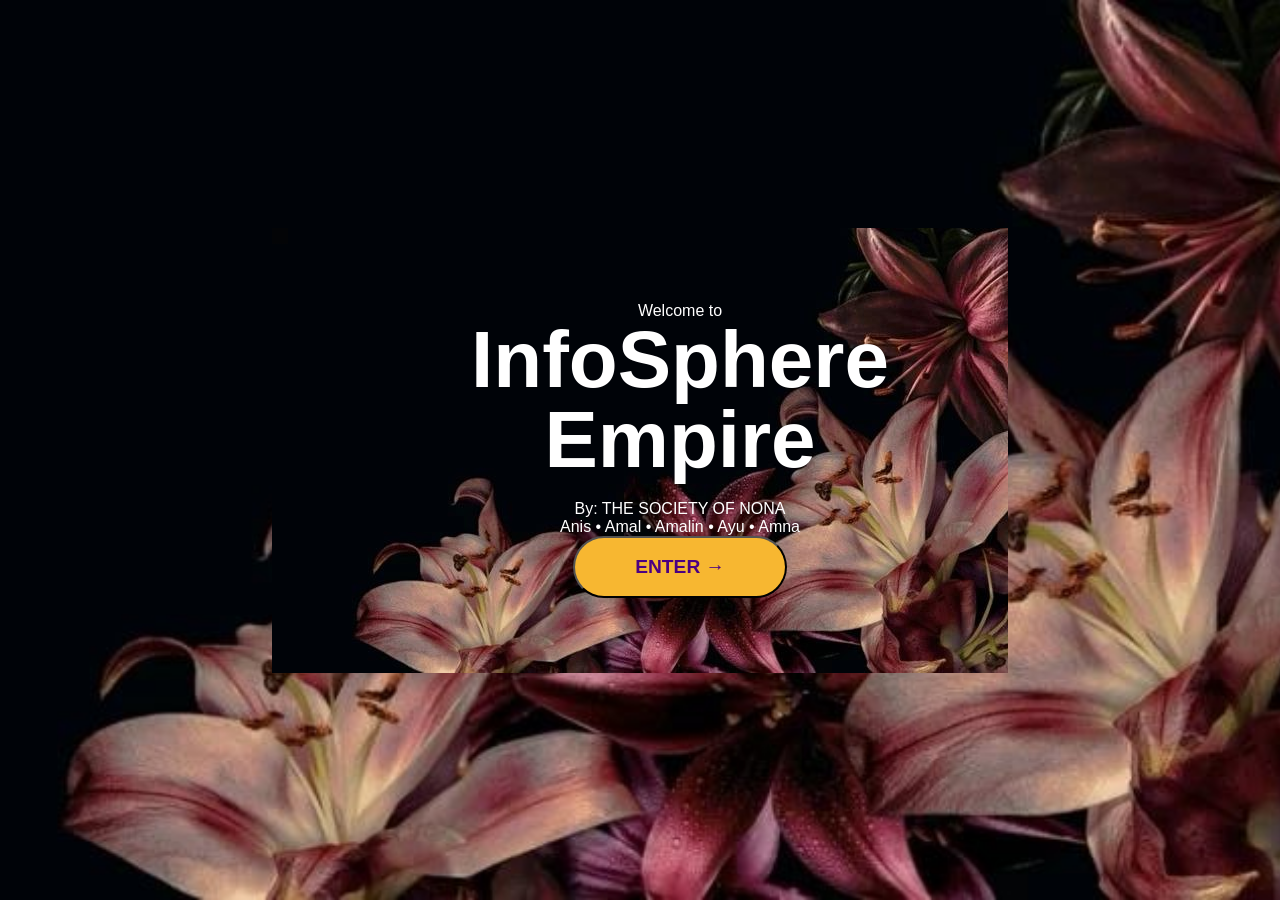
<file: index.html>
<!DOCTYPE html>
<html lang="en">
<head>
  <meta charset="UTF-8">
  <meta name="viewport" content="width=device-width, initial-scale=1.0">
  <title>INFOSPHERE EMPIRE</title>
  <link rel="stylesheet" href="index-style.css">
</head>
<body>

  <div class="hero-container">
    <div class="background-overlay"></div>
    
    <div class="content">
      <p class="welcome-text">Welcome to</p>
      <h1 class="main-title">InfoSphere Empire</h1>
      <p class="author-text">By: THE SOCIETY OF NONA</p>
      <p class="names">Anis • Amal • Amalin • Ayu • Amna</p>
     
      <a href="dashboard.html">
        <button class="enter-btn">ENTER &rarr;</button>
      </a>
    </div>    
  </div>

  <script src="script.js"></script>
</body>
</html>
</file>
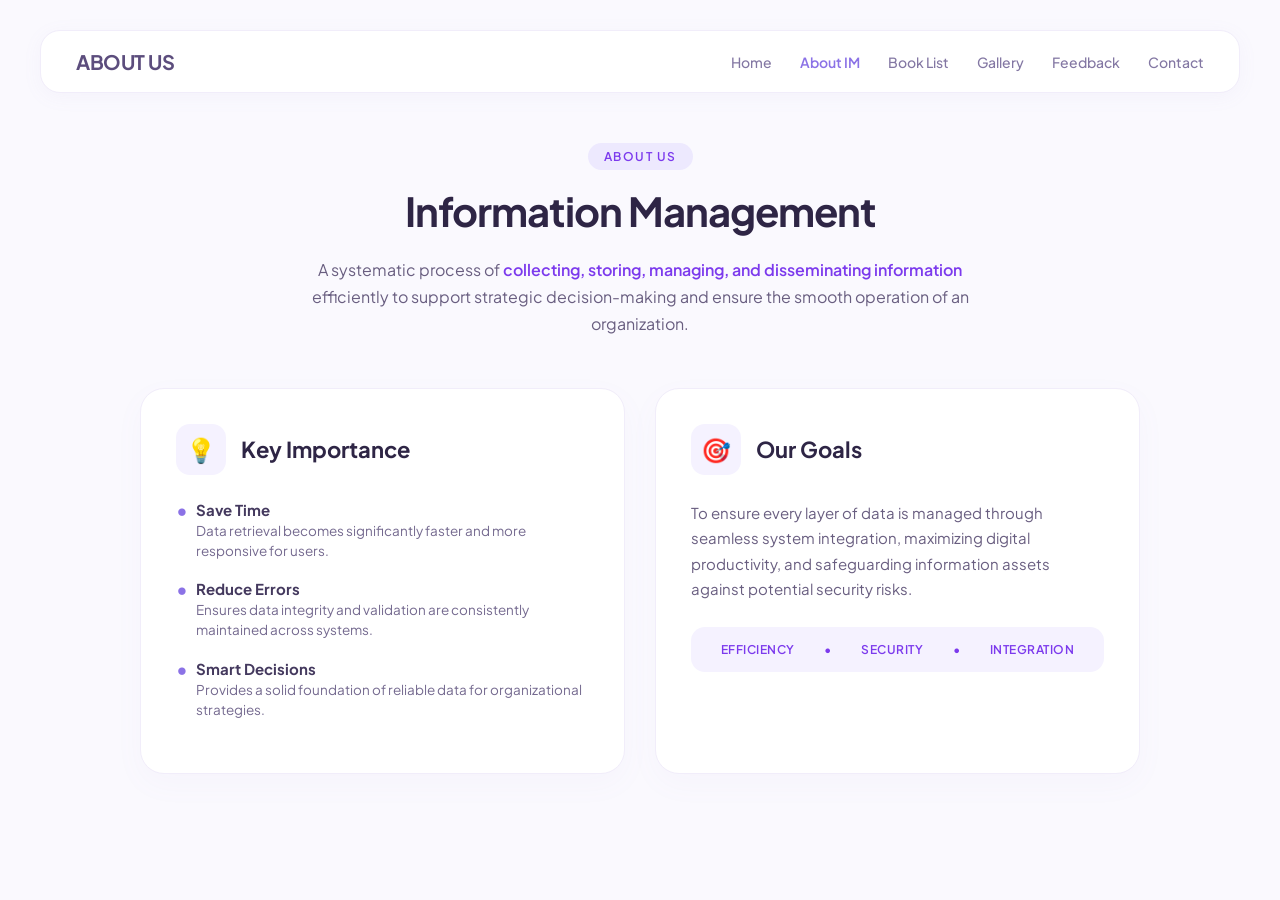
<file: about.html>
<!DOCTYPE html>
<html lang="en">
<head>
    <meta charset="UTF-8">
    <meta name="viewport" content="width=device-width, initial-scale=1.0">
    <title>About Us - Information Management</title>
    <link rel="stylesheet" href="about.css">
    <link href="https://fonts.googleapis.com/css2?family=Plus+Jakarta+Sans:wght@400;500;600;700&display=swap" rel="stylesheet">
</head>
<body>

    <nav class="navbar">
        <div class="nav-logo">ABOUT US</div>
        <div class="nav-links">
            <a href="dashboard.html">Home</a>
            <a href="about.html" class="active">About IM</a>
            <a href="booklist.html">Book List</a>
            <a href="gallery.html">Gallery</a>
            <a href="feedback.html">Feedback</a>
            <a href="contact.html">Contact</a>
        </div>
    </nav>
    <main class="about-container">
        
        <header class="about-header">
            <span class="badge">About Us</span>
            <h1>Information Management</h1>
            <p class="definition">
                A systematic process of <strong>collecting, storing, managing, and disseminating information</strong> efficiently to support strategic decision-making and ensure the smooth operation of an organization.
            </p>
        </header>

        <section class="content-grid">
            
            <div class="card card-importance">
                <div class="card-header-row">
                    <span class="icon">💡</span>
                    <h2>Key Importance</h2>
                </div>
                <ul class="importance-list">
                    <li>
                        <strong>Save Time</strong>
                        <p>Data retrieval becomes significantly faster and more responsive for users.</p>
                    </li>
                    <li>
                        <strong>Reduce Errors</strong>
                        <p>Ensures data integrity and validation are consistently maintained across systems.</p>
                    </li>
                    <li>
                        <strong>Smart Decisions</strong>
                        <p>Provides a solid foundation of reliable data for organizational strategies.</p>
                    </li>
                </ul>
            </div>

            <div class="card card-goals">
                <div class="card-header-row">
                    <span class="icon">🎯</span>
                    <h2>Our Goals</h2>
                </div>
                <p class="goals-text">
                    To ensure every layer of data is managed through seamless system integration, maximizing digital productivity, and safeguarding information assets against potential security risks.
                </p>
                <div class="goals-visual-box">
                    <span>Efficiency</span>
                    <span>•</span>
                    <span>Security</span>
                    <span>•</span>
                    <span>Integration</span>
                </div>
            </div>

        </section>

    </main>

</body>
</html>
</file>
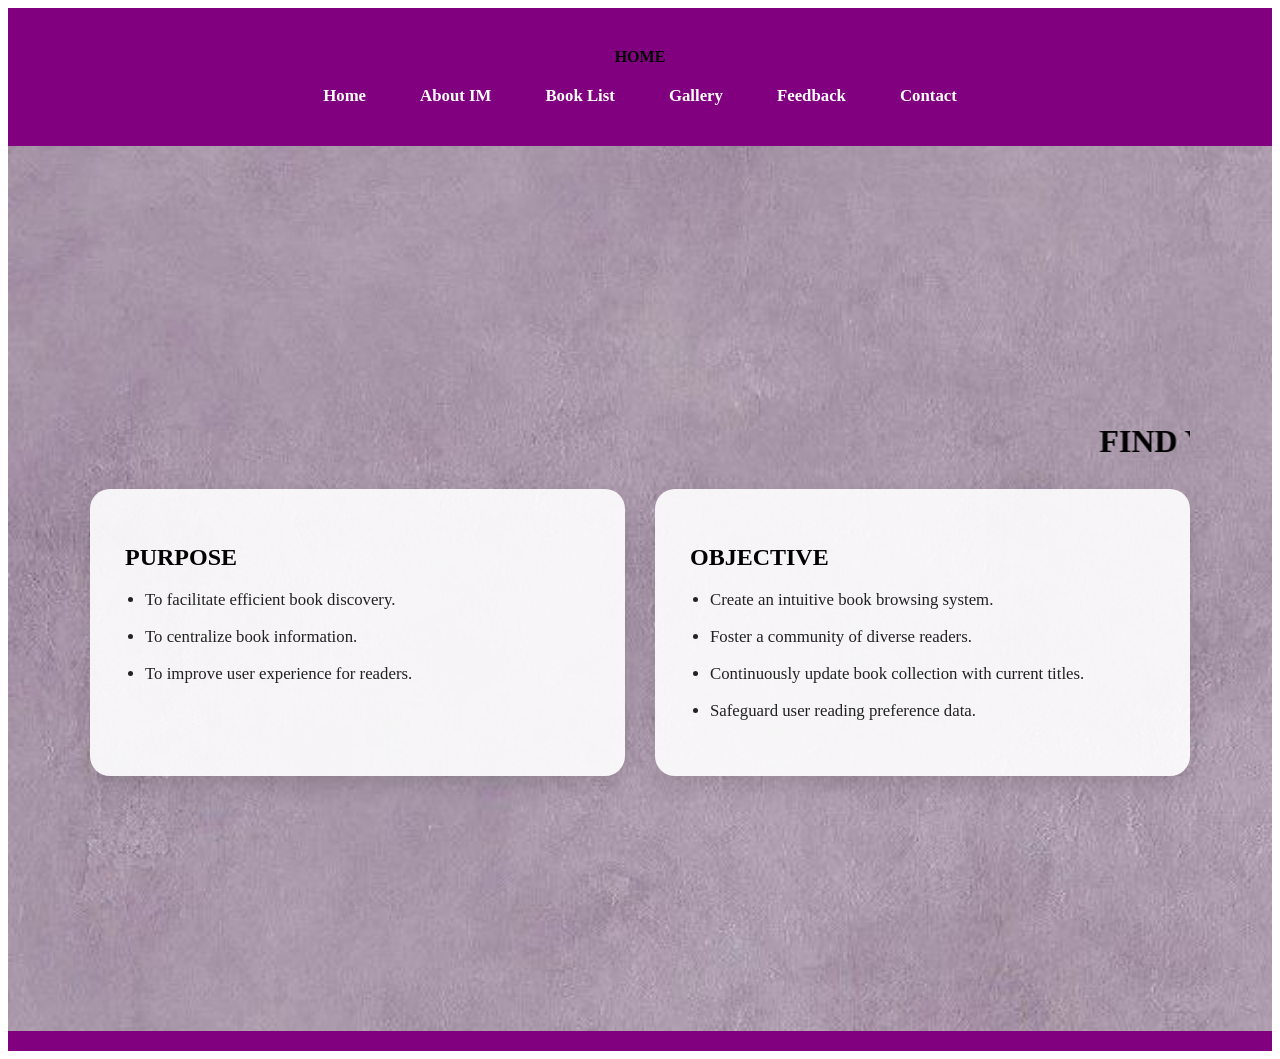
<file: dashboard.html>
<!DOCTYPE html>
<html lang="ms">
<head>
    <meta charset="UTF-8">
    <meta name="viewport" content="width=device-width, initial-scale=1.0">
    <title>Home - Library Dashboard</title>
    <link rel="stylesheet" href="dashboard-style.css">
</head>
<body>

    <header>
       <header class="navbar">
  <div class="logo"><b>HOME</b></div>
  <nav class="nav-links">
    <a href="dashboard.html">Home</a>
    <a href="about.html">About IM</a>
    <a href="booklist.html">Book List</a>
    <a href="gallery.html">Gallery</a>
    <a href="feedback.html">Feedback</a>
    <a href="contact.html">Contact</a>
   
  </nav>
</header>

<div class="banner-section">
  <div class="banner-container">
    
    <h1 style broadway;"><center><marquee>FIND YOUR INTERESTING BOOK</h1></center></marquee></h1>
    
    <div class="banner-grid">
      <div class="card-box">
        <h2>PURPOSE</h2>
        <ul>
          <li>To facilitate efficient book discovery.</li>
          <li>To centralize book information.</li>
          <li>To improve user experience for readers.</li>
        </ul>
      </div>

      <div class="card-box">
        <h2>OBJECTIVE</h2>
        <ul>
          <li>Create an intuitive book browsing system.</li>
          <li>Foster a community of diverse readers.</li>
          <li>Continuously update book collection with current titles.</li>
          <li>Safeguard user reading preference data.</li>
        </ul>
      </div>
    </div>

  </div>
</div>
</file>
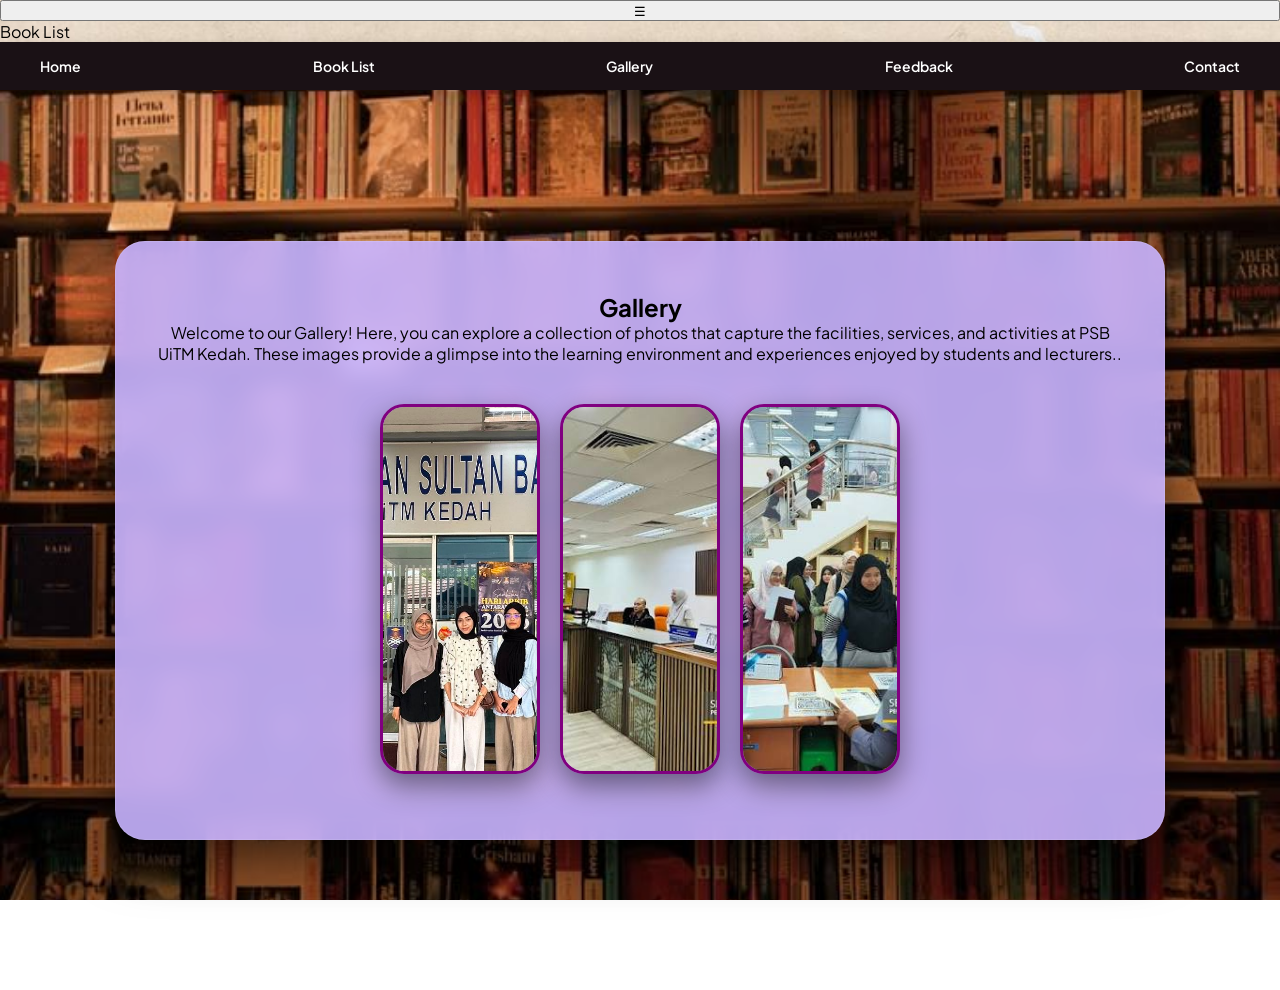
<file: gallery.html>
<!DOCTYPE html>
<html lang="ms">
<head>
    <meta charset="UTF-8">
    <meta name="viewport" content="width=device-width, initial-scale=1.0">
    <title>Book List System</title>
    <link rel="stylesheet" href="style.css">
</head>
<body>

    <button class="sidebar-toggle" id="sidebar-toggle">☰</button>

    <div class="main-wrapper" id="mainWrapper">
        
        <div class="sidebar" id="sidebarMenu">
            <div class="sidebar-brand">Book List</div>
            <nav class="sidebar-nav">
                <a href="dashboard.html" class="nav-item">Home</a>
                <a href="booklist.html" class="nav-item active-nav">Book List</a>
                <a href="gallery.html" class="nav-item">Gallery</a>
                <a href="feedback.html" class="nav-item">Feedback</a>
                <a href="contact.html" class="nav-item">Contact</a>
                
            </nav>
        </div>

        <section class="gallery-container-page">
            <div class="gallery-card-wrapper">
                   
                <h2 class="section-title">Gallery</h2>

                <div class="about-content">
                    <p>Welcome to our Gallery! Here, you can explore a collection of photos that capture the facilities, services, and activities at PSB UiTM Kedah. These images provide a glimpse into the learning environment and experiences enjoyed by students and lecturers..</p>
                </div>

                <div class="gallery_container">
                    
                    <div class="content_box">
                        <img src="pintu.jpg" alt="novel" class="box-image">
                        <div class="content-layer">
                            <span>
                                <h3>VISIT LIBRARY</h3>
                                <p>During my visit to PSB UiTM Kedah, I found that a variety of facilities are provided to meet the needs of both students and lecturers. These facilities help make the teaching and learning process more convenient, comfortable, and effective..</p>
                            </span>
                        </div>
                    </div>

                    <div class="content_box">
                        <img src="kaunter.jfif" alt="kaunter" class="box-image">
                        <div class="content-layer">
                            <span>
                                
                           <h3>COUNTER SERVICE</h3>
                                <p>During my visit to PSB UiTM Kedah, I noticed that the service counter plays an important role in assisting students and lecturers with their inquiries and needs. The staff were friendly and helpful, making it easier for visitors to obtain information and access the services provided..</p>
                            </span>
                        </div>
                    </div>

                    <div class="content_box">
                        <img src="service.jfif" alt="service" class="box-image">
                        <div class="content-layer">
                            <span>
                                
                                 <h3>INFORMATION SERVICE</h3>
                                <p>The Information Service at PSB UiTM Kedah serves as a helpful point of reference for students and lecturers. It provides clear and accessible information about the facilities, resources, and services available, ensuring a smoother and more convenient user experience..</p></span>
                        </div>
                    </div>

                </div> </div> </section>
    </div> <script>
        const toggleButton = document.getElementById('sidebar-toggle');
        const mainWrapper = document.getElementById('mainWrapper');

        toggleButton.addEventListener('click', function() {
            // Menambah/membuang kelas pada wrapper utama untuk sorok sidebar
            mainWrapper.classList.toggle('sidebar-hidden');
        });
    </script>
</body>
</html>
</file>
<file: index-style.css>
*{
    margin:0;
    padding:0;
    box-sizing:border-box;
    font-family:'Poppins',sans-serif;
}

body{
     background-image: url('bg2.jpg');
    background-size: cover;
    background-position: center;
    background-repeat: no-repeat;
    background-attachment: fixed;

}

.hero-container{
   position: relative;
   width:100%;
   height: 100vh;
   background-image: url('bg2.jpg');
   bacground-size: cover;
   background-position: center;
   background-repeat: no-repeat;
   display: flex;
   justify-content: center;
   align-items: center;
   text-align: center;
   overflow: hidden;


}

.content{
    position:relative;
    z-index:10;

    max-width:700px;
    padding-left:80px;
    color:white;
}

.welcome{
    font-size:2rem;
    color:#f7b731;
    font-style:italic;
    margin-bottom:10px;
}

.content h1{
    font-size:5rem;
    line-height:1;
    font-weight:800;
    margin-bottom:20px;
}

.content h2{
    color:#f7b731;
    font-size:2rem;
    margin-bottom:20px;
}

.tagline{
    font-size:1rem;
    opacity:0.9;
    margin-bottom:40px;
}

.enter-btn{
    position: relative;
    z-index: 11;
    cursor: pointer;
    display:inline-block;
    padding:18px 60px;

    background:#f7b731;
    color:#4b0082;

    text-decoration:none;
    font-weight:700;
    font-size:1.2rem;

    border-radius:50px;
    transition:0.3s;
}

.enter-btn:hover{
    transform:translateY(-3px);
    box-shadow:0 10px 25px rgba(0,0,0,0.3);
}

@media(max-width:768px){

    .content{
        padding:40px;
    }

    .content h1{
        font-size:3rem;
    }

    .content h2{
        font-size:1.5rem;
    }

*{
    margin:0;
    padding:0;
    box-sizing:border-box;
    font-family:'Poppins',sans-serif;
/* Reset asas */
* {
  margin: 0;
  padding: 0;
  box-sizing: border-box;
}

body {
  overflow: hidden;
  font-family: sans-serif;}


.hero-container {
  position: relative;
  width: 100%;
  height: 100vh;
  display: flex;
  align-items: center;
  justify-content: flex-start; 
}

/* Membetulkan jarak pada rgba dan blur */
.background-overlay {
  position: absolute;
  top: 0;
  left: 0;
  width: 100%;
  height: 100%;
  background-color: rgba(0, 0, 0, 0.4); 
  backdrop-filter: blur(5px);           
  -webkit-backdrop-filter: blur(5px);
  z-index: 1;
  pointer-events: none;
}


.content {
  position: relative;
  z-index: 2;
  max-width: 700px;
  padding-left: 80px;
  color: #1a1a1a; /
}

.welcome-text {
  font-size: 2rem;
  color: #f7b731; 
  font-style: italic;
  margin-bottom: 10px;
}

.content h1 {
  font-size: 5rem;
  line-height: 1;
  font-weight: 800;
  margin-bottom: 20px;
  color: #111111; /
}

.author-text {
  font-size: 2rem;
  font-weight: 700;
  margin-bottom: 10px;
  color: #222222; //
}

.names {
  font-size: 1.1rem;
  opacity: 0.9;
  margin-bottom: 40px;
  color: #333333; /
}

.enter-btn {
  display: inline-block;
  padding: 18px 60px;
  background: #f7b731;
  color: #4b0082; 
  font-weight: 700;
  font-size: 1.2rem;
  border: none;
  border-radius: 50px;
  cursor: pointer; 
  transition: 0.3s;
}

.enter-btn:hover {
  transform: translateY(-3px);
  box-shadow: 0 10px 25px rgba(0, 0, 0, 0.3);
}


@media(max-width: 768px) {
  .content {
    padding: 40px;
  }

  .content h1 {
    font-size: 3rem;
  }
  
  .welcome-text, .author-text {
    font-size: 1.5rem;
  }
}
</file>
<file: about.css>
/* ==========================================================================
   1. RESET & WARNA TEMA LILAC CERAH
   ========================================================================== */
* {
    margin: 0;
    padding: 0;
    box-sizing: border-box;
    font-family: 'Plus Jakarta Sans', sans-serif;
}

body {
    background-color: #faf9fe; /* Latar belakang putih pastel yang sangat lembut */
    color: #332c42; /* Warna teks gelap ungu/charcoal, bukan hitam pekat */
    min-height: 100vh;
    padding: 30px 20px;
    overflow-x: hidden;
}

/* ==========================================================================
   2. NAVBAR STYLE (CLEAN & MINIMALIST)
   ========================================================================== */
.navbar {
    max-width: 1200px;
    margin: 0 auto 50px auto;
    display: flex;
    justify-content: space-between;
    align-items: center;
    background: #ffffff;
    padding: 18px 35px;
    border-radius: 20px;
    box-shadow: 0 4px 20px rgba(160, 140, 200, 0.06);
    border: 1px solid #f1edfa;
    animation: fadeInDown 0.8s ease-out;
}

.nav-logo {
    font-weight: 700;
    color: #5c4d7d;
    font-size: 20px;
    letter-spacing: -0.5px;
}

.nav-links a {
    text-decoration: none;
    color: #8377a3;
    margin-left: 25px;
    font-size: 14px;
    font-weight: 500;
    transition: all 0.3s ease;
}

.nav-links a:hover, .nav-links a.active {
    color: #8b72e6; /* Warna ungu utama */
    font-weight: 600;
}

/* ==========================================================================
   3. SUSUN ATUR UTAMA & HEADER
   ========================================================================== */
.about-container {
    max-width: 1000px;
    margin: 0 auto;
}

.about-header {
    text-align: center;
    max-width: 700px;
    margin: 0 auto 50px auto;
    animation: fadeInUp 0.8s ease-out;
}

.badge {
    background: #ede9fe; /* Kotak kecil bertema lilac cair */
    color: #7c3aed;
    padding: 6px 16px;
    border-radius: 50px;
    font-size: 12px;
    font-weight: 600;
    text-transform: uppercase;
    letter-spacing: 1.5px;
    display: inline-block;
    margin-bottom: 15px;
}

h1 {
    font-size: 40px;
    font-weight: 700;
    color: #2e2545;
    margin-bottom: 20px;
    letter-spacing: -1px;
}

.definition {
    font-size: 16px;
    line-height: 1.7;
    color: #695e80;
}

.definition strong {
    color: #7c3aed;
    font-weight: 600;
}

/* ==========================================================================
   4. KAD KEPENTINGAN & GOALS (GRID SEBELAH-MENEBELAH)
   ========================================================================== */
.content-grid {
    display: flex;
    gap: 30px;
    animation: fadeInUp 1s ease-out forwards;
}

.card {
    flex: 1;
    background: #ffffff;
    border-radius: 24px;
    padding: 35px;
    box-shadow: 0 10px 30px rgba(160, 140, 200, 0.04);
    border: 1px solid #f1edfa;
    transition: all 0.3s ease;
}

/* Kesan interaktif apabila tetikus berada di atas kad */
.card:hover {
    transform: translateY(-5px);
    box-shadow: 0 15px 35px rgba(142, 116, 230, 0.1);
    border-color: #dcd3f8;
}

.card-header-row {
    display: flex;
    align-items: center;
    gap: 15px;
    margin-bottom: 25px;
}

.icon {
    font-size: 24px;
    background: #f5f2ff;
    padding: 10px;
    border-radius: 14px;
    display: inline-block;
}

.card h2 {
    font-size: 22px;
    color: #2e2545;
    font-weight: 700;
}

/* --- GAYA LIST KEPENTINGAN --- */
.importance-list {
    list-style: none;
}

.importance-list li {
    margin-bottom: 18px;
    position: relative;
    padding-left: 20px;
}

.importance-list li::before {
    content: "•";
    color: #8b72e6;
    font-weight: bold;
    font-size: 18px;
    position: absolute;
    left: 0;
    top: -2px;
}

.importance-list strong {
    display: block;
    font-size: 15px;
    color: #44395e;
    margin-bottom: 2px;
}

.importance-list p {
    font-size: 13.5px;
    color: #74698f;
    line-height: 1.5;
}

/* --- GAYA KAD GOALS --- */
.goals-text {
    font-size: 15px;
    color: #695e80;
    line-height: 1.7;
    margin-bottom: 25px;
}

.goals-visual-box {
    background: #f5f2ff; /* Ruang dekorasi warna lilac lembut */
    border-radius: 14px;
    padding: 15px;
    display: flex;
    justify-content: space-around;
    align-items: center;
    font-size: 12px;
    font-weight: 600;
    color: #7c3aed;
    text-transform: uppercase;
    letter-spacing: 0.5px;
}

/* ==========================================================================
   5. ANIMASI (ANIMATION KEYFRAMES)
   ========================================================================== */
@keyframes fadeInDown {
    from {
        opacity: 0;
        transform: translateY(-20px);
    }
    to {
        opacity: 1;
        transform: translateY(0);
    }
}

@keyframes fadeInUp {
    from {
        opacity: 0;
        transform: translateY(25px);
    }
    to {
        opacity: 1;
        transform: translateY(0);
    }
}

/* ==========================================================================
   6. RESPONSIVE UNTUK SKRIN TELEFON
   ========================================================================== */
@media (max-width: 768px) {
    .navbar {
        flex-direction: column;
        gap: 15px;
        padding: 15px;
    }
    .nav-links {
        display: flex;
        flex-wrap: wrap;
        justify-content: center;
        gap: 10px;
    }
    .nav-links a {
        margin: 0 10px;
    }
    .content-grid {
        flex-direction: column;
    }
    h1 {
        font-size: 32px;
    }
}
</file>
<file: dashboard-style.css>
.banner-section {
    
    background-image: url('lilac.jpg'); 
    background-size: cover;
    background-position: center;
    background-repeat: no-repeat;
    padding: 60px 20px;
    min-height: 85vh; 
    display: flex;
    justify-content: center;
    align-items: center;
}


header, nav {
    background-color: purple;
    padding: 20px 0;           
    width: 100%;
    text-align: center;        
}

nav a, .nav-links a {
    color: #ffffff;            
    text-decoration: none;     
    margin: 0 25px;            
    font-size: 1.05rem;
    font-weight: 600;          
    display: inline-block;
    transition: color 0.3s ease;
}


nav a:hover, .nav-links a:hover {
    color: #b3b3b3;            
}
@media (max-width: 768px) {
    nav a, .nav-links a {
        margin: 10px;          
        display: inline-block;
    }
}

.banner-container {
    max-width: 1100px;
    width: 100%;
    text-align: center;
}


.banner-title {
    font-size: 2.8rem;
    color: #111111; 
    margin-bottom: 40px;
    font-weight: bold;
    font-family: sans-serif;
}


.banner-grid {
    display: grid;
    grid-template-columns: repeat(auto-fit, minmax(320px, 1fr));
    gap: 30px;
}


.card-box {
    background-color: rgba(255, 255, 255, 0.9); 
    padding: 35px;
    border-radius: 20px; 
    text-align: left; 
    box-shadow: 0 8px 24px rgba(0,0,0,0.15); 
}


.card-box h2 {
    font-size: 1.5rem;
    color: #000000;
    margin-bottom: 15px;
    font-weight: bold;
}


.card-box ul {
    list-style-type: disc;
    padding-left: 20px;
}

.card-box ul li {
    font-size: 1.05rem;
    color: #222222;
    line-height: 1.6;
    margin-bottom: 10px;
}


@media (max-width: 768px) {
    .banner-grid {
        grid-template-columns: 1fr;
    }
    .banner-title {
        font-size: 2rem;
    }
}
</file>
<file: style.css>
@import url('https://fonts.googleapis.com/css2?family=Plus+Jakarta+Sans:wght@400;500;600;700&display=swap');

* {
    margin: 0;
    padding: 0;
    box-sizing: border-box;
    font-family: 'Plus Jakarta Sans', sans-serif;
}

body {
    background-image: url('floral.jpg'); 
    background-size: cover;
    background-position: center;
    background-repeat: no-repeat;
    background-attachment: fixed;
    min-height: 100vh;
    display: flex;
    flex-direction: column;
}

   
nav, .navbar { 
    display: flex;
    justify-content: space-between; 
    align-items: center;
    padding: 15px 40px;
    background-color: #1a1115;
    box-shadow: 0 4px 12px rgba(0, 0, 0, 0.2);
    width: 100%;
    position: sticky;
    top: 0;
    z-index: 1000;
}

.navbar-brand, .brand-logo, nav h1 {
    color: #ffffff;
    font-size: 16px;
    font-weight: 700;
    letter-spacing: 1px;
    text-transform: uppercase;
}

.nav-links {
    display: flex;
    gap: 25px;                       
    list-style: none;
}

nav a, .navbar a, .nav-links a {
    text-decoration: none;
    color: #ffffff;                 
    font-weight: 600;
    font-size: 14px;
    transition: all 0.3s ease;
}

nav a:hover, .navbar a:hover, .nav-links a:hover {
    color: #e2b4bd;                 
}


.main-content {
    padding: 40px 20px;
    display: flex;
    justify-content: center;
    align-items: center;
    width: 100%;
    flex-grow: 1;
}

.container {
    width: 100%;
    max-width: 1050px; 
    display: flex;
    flex-direction: column;
    gap: 25px;
}


.book-list-container {
    background: rgba(235, 225, 240, 0.9); 
    backdrop-filter: blur(10px);
    border-radius: 30px; 
    padding: 45px 35px;
    box-shadow: 0 15px 35px rgba(0, 0, 0, 0.15);
    text-align: center;
    width: 100%;
}

.book-list-container h2 {
    font-size: 28px;
    font-weight: 700;
    color: #2b1b22;
    letter-spacing: 2px;
    margin-bottom: 35px;
    text-transform: uppercase;
}


.book-grid {
    display: grid;
    grid-template-columns: repeat(5, 1fr); 
    gap: 25px;
    justify-items: center;
}


.book-card {
    background: #ffffff;
    border-radius: 16px;
    padding: 12px;
    width: 150px; 
    box-shadow: 0 4px 15px rgba(0,0,0,0.05);
    display: flex;
    flex-direction: column;
    align-items: center;
    gap: 10px;
    transition: transform 0.3s ease;
}

.book-card:hover {
    transform: translateY(-5px);
}

.book-cover {
    width: 100%;
    height: 160px; /* Tinggi cover buku */
    border-radius: 8px;
    background-size: cover;
    background-position: center;
    background-repeat: no-repeat;
}

/* Sumber Gambar Buku */
.cover-1 { background-image: url('book1.jpg'); } 
.cover-2 { background-image: url('book2.jpg'); }
.cover-3 { background-image: url('book3.jpg'); }
.cover-4 { background-image: url('book4.jpg'); }
.cover-5 { background-image: url('book5.jpg'); }
.cover-6 { background-image: url('book6.jpg'); }
.cover-7 { background-image: url('book7.jpg'); }
.cover-8 { background-image: url('book8.jpg'); } 
.cover-9 { background-image: url('book9.jpg'); } 
.cover-10 { background-image: url('book10.jpg'); } 


.detail-btn {
    background-color: #6a4d8a;
    color: white;
    border: none;
    padding: 8px 15px;
    font-size: 12px;
    font-weight: 500;
    border-radius: 20px; 
    cursor: pointer;
    width: 100%;
    text-align: center;
    transition: background 0.2s;
}

.detail-btn:hover {
    background-color: #4a3363;
}

.detail-table-container {
    background: #ffffff; 
    border-radius: 16px;
    padding: 25px;
    margin-top: 35px;              
    box-shadow: 0 10px 25px rgba(0, 0, 0, 0.08); 
    border: 1px solid #eaddf0;
    width: 100%;
}

.detail-table {
    width: 100%;
    border-collapse: collapse;
}

.detail-table td {
    padding: 12px 15px;            
    font-size: 14px;
    color: #2b2233;                
    border-bottom: 1px solid #f3edf7;
    vertical-align: top;
    text-align: left;
}

.detail-table tr:last-child td {
    border-bottom: none; 
}

.field-label {
    font-weight: 700;              
    color: #4a3e56;                
    width: 25%;
}

#detail-title {
    font-weight: 700;
    color: #6a4d8a;                
}

@media (max-width: 900px) {
    .book-grid {
        grid-template-columns: repeat(3, 1fr); 
    }
}

@media (max-width: 600px) {
    .book-grid {
        grid-template-columns: repeat(2, 1fr); 
    }
    .book-list-container {
        padding: 20px 15px;
    }
}

.gallery-container-page {
    position: relative;
    padding: 80px 20px;
    display: flex;
    justify-content: center;
    align-items: center;
    background-image: url('rak.jpg'); 
    background-size: cover;
    background-position: center;
    background-attachment: fixed;
    min-height: 100vh;
    font-family: 'Poppins', sans-serif;
    z-index: 1;
}


.gallery-card-wrapper {
    background: rgba(200, 180, 255, 0.9); 
    backdrop-filter: blur(12px);
    padding: 50px 40px;
    border-radius: 30px;
    max-width: 1050px;
    width: 100%;
    box-shadow: 0 20px 50px rgba(0, 0, 0, 0.6);
    border: 1px solid rgba(255, 255, 255, 0.1);
    text-align: center;
}

.gallery_container {
    width: 100%;
    display: flex;
    justify-content: center;
    height: 400px; 
    gap: 20px;
    transition: 0.5s cubic-bezier(0.25, 1, 0.5, 1);
    padding: 15px 0;
    margin-top: 25px;
}

.content_box {
    position: relative;
    overflow: hidden;
    flex: 0 0 160px; 
    border-radius: 24px;
    cursor: pointer;
    border: 3px solid purple; 
    box-shadow: 0 12px 28px rgba(0, 0, 0, 0.45);
    background-color: light-purple;
    opacity: 1; 
    transition: 0.5s cubic-bezier(0.25, 1, 0.5, 1);
}

.content_box .box-image {
    position: absolute;
    top: 50%;
    left: 50%;
    transform: translate(-50%, -50%);
    width: 100%;
    height: 100%;
    object-fit: cover;
    transition: 0.5s ease;
}

.content_box .content-layer {
    position: absolute;
    top: 0;
    left: 0;
    right: 0;
    bottom: 0;
    z-index: 2;
    padding: 25px 20px;
    display: flex;
    flex-direction: column;
    justify-content: flex-end;
    align-items: center;
    text-align: center;
    background: linear-gradient(0deg, rgba(0, 0, 0, 0.95) 30%, rgba(0, 0, 0, 0.2) 100%);
    opacity: 0;
    visibility: hidden;
    transition: 0.4s ease;
}

.content_box .content-layer span {
    width: 100%;
    transform: translateY(30px);
    transition: 0.5s ease;
}

.content_box h3 {
    font-weight: 600;
    font-size: 22px;
    color: white; 
    margin-bottom: 10px;
    text-shadow: 2px 2px 5px rgba(0, 0, 0, 0.9);
}

.content_box p {
    color: #ffffff;     
    font-size: 13.5px;
    line-height: 1.5;
    text-shadow: 1px 1px 4px rgba(0, 0, 0, 0.9);
    margin-top: 5px;
}

.gallery_container:hover {
    gap: 12px;
}

.content_box:hover {
    flex: 0 1 360px; 
    transform: scale(1.02);
    z-index: 5;
}

.content_box:hover .box-image {
    transform: translate(-50%, -50%) scale(1.12);
}

.content_box:hover .content-layer {
    opacity: 1;
    visibility: visible;
}

.content_box:hover .content-layer span {
    transform: translateY(0);
}

@keyframes fadeInUp {
    from {
        opacity: 0;
        transform: translateY(40px);
    }
    to {
        opacity: 1;
        transform: translateY(0);
    }
}

.content_box {
    animation: fadeInUp 1s cubic-bezier(0.25, 1, 0.5, 1) forwards;
}

.content_box:nth-child(1) { animation-delay: 0.2s; }
.content_box:nth-child(2) { animation-delay: 0.5s; }
.content_box:nth-child(3) { animation-delay: 0.8s; }
</file>
